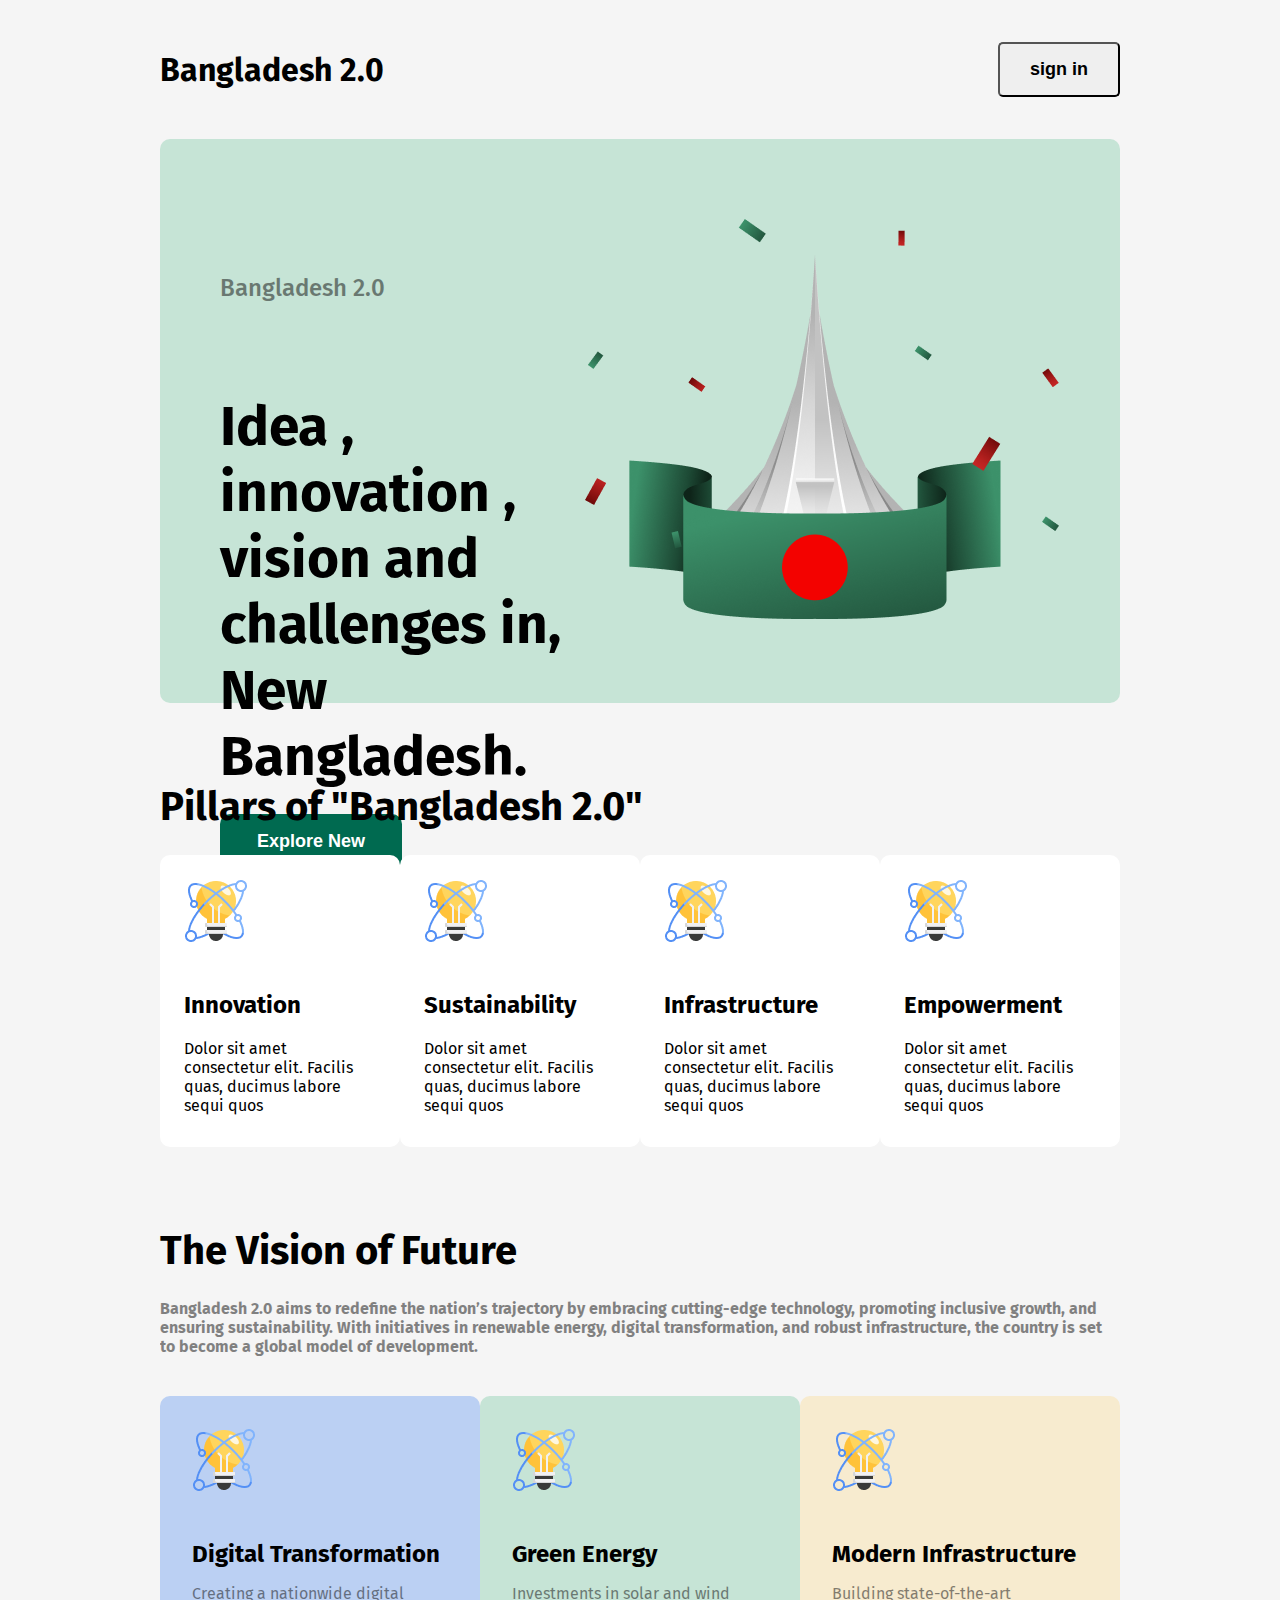
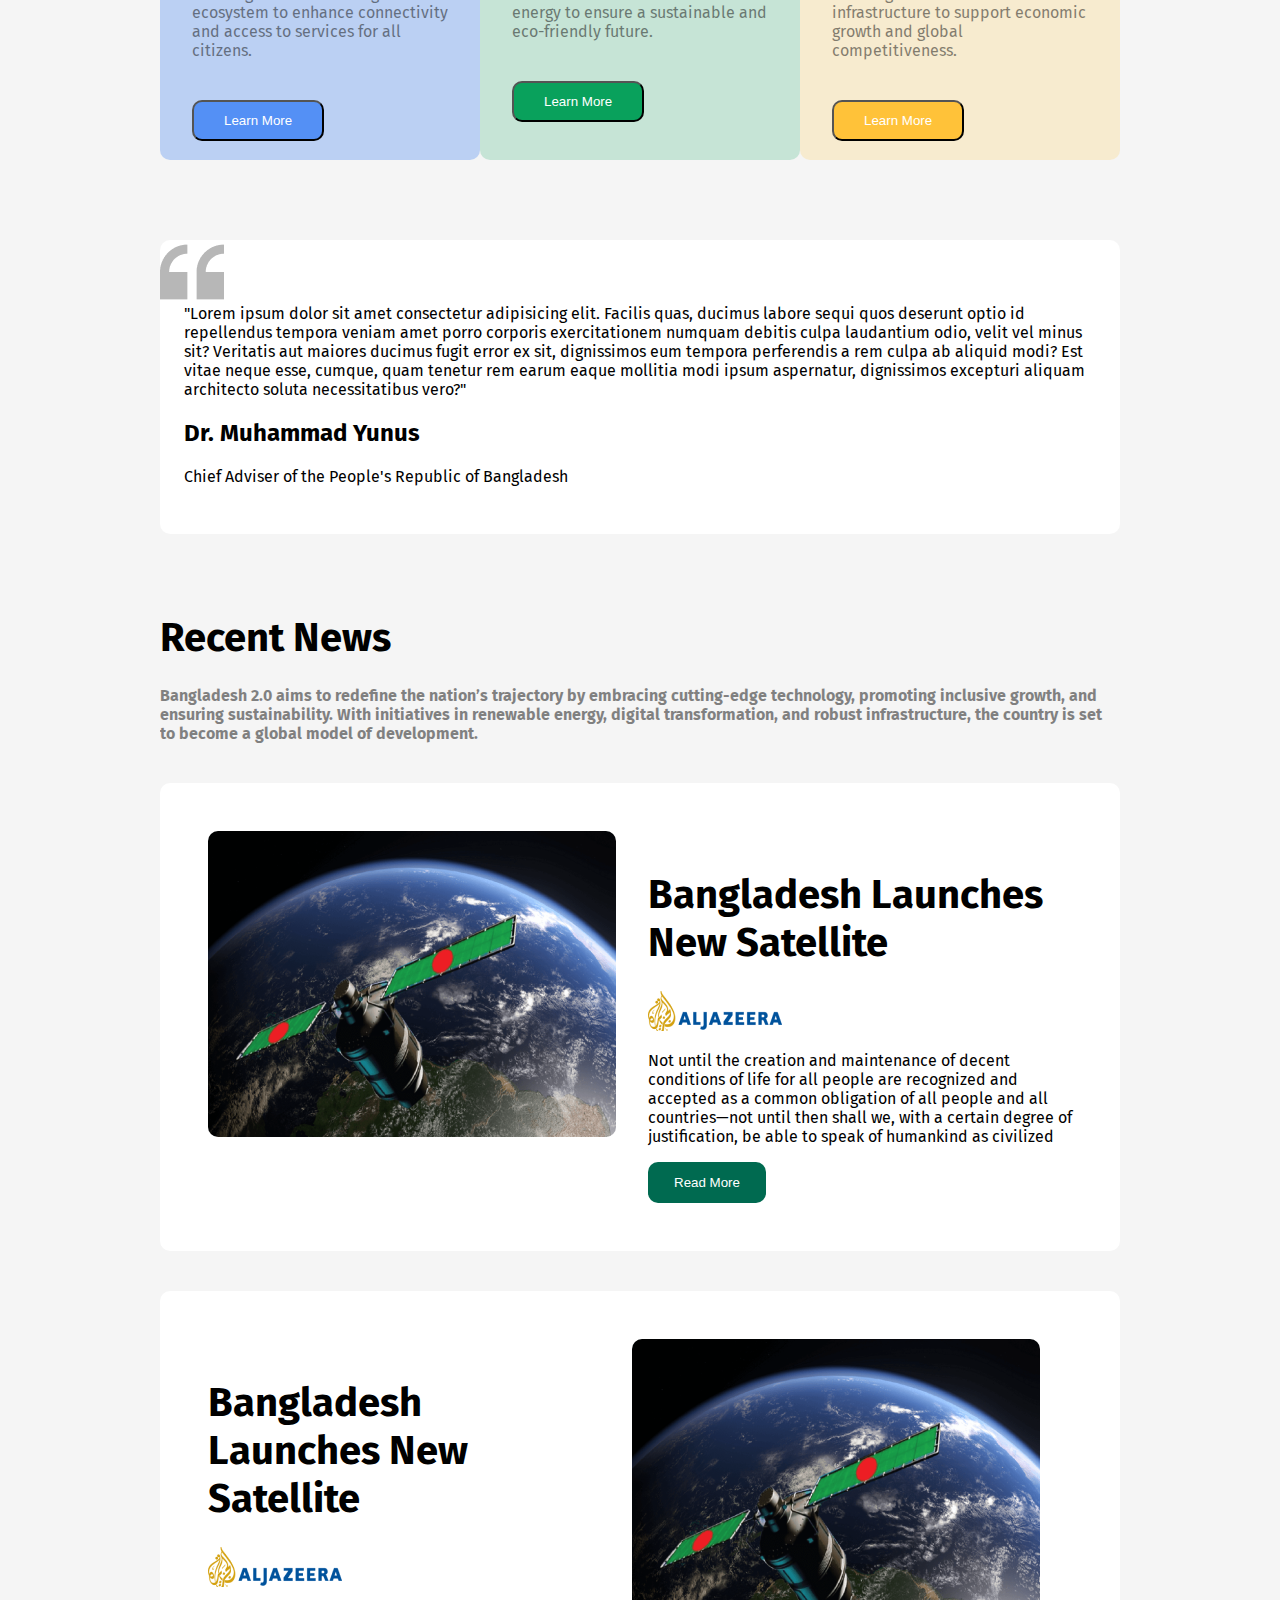
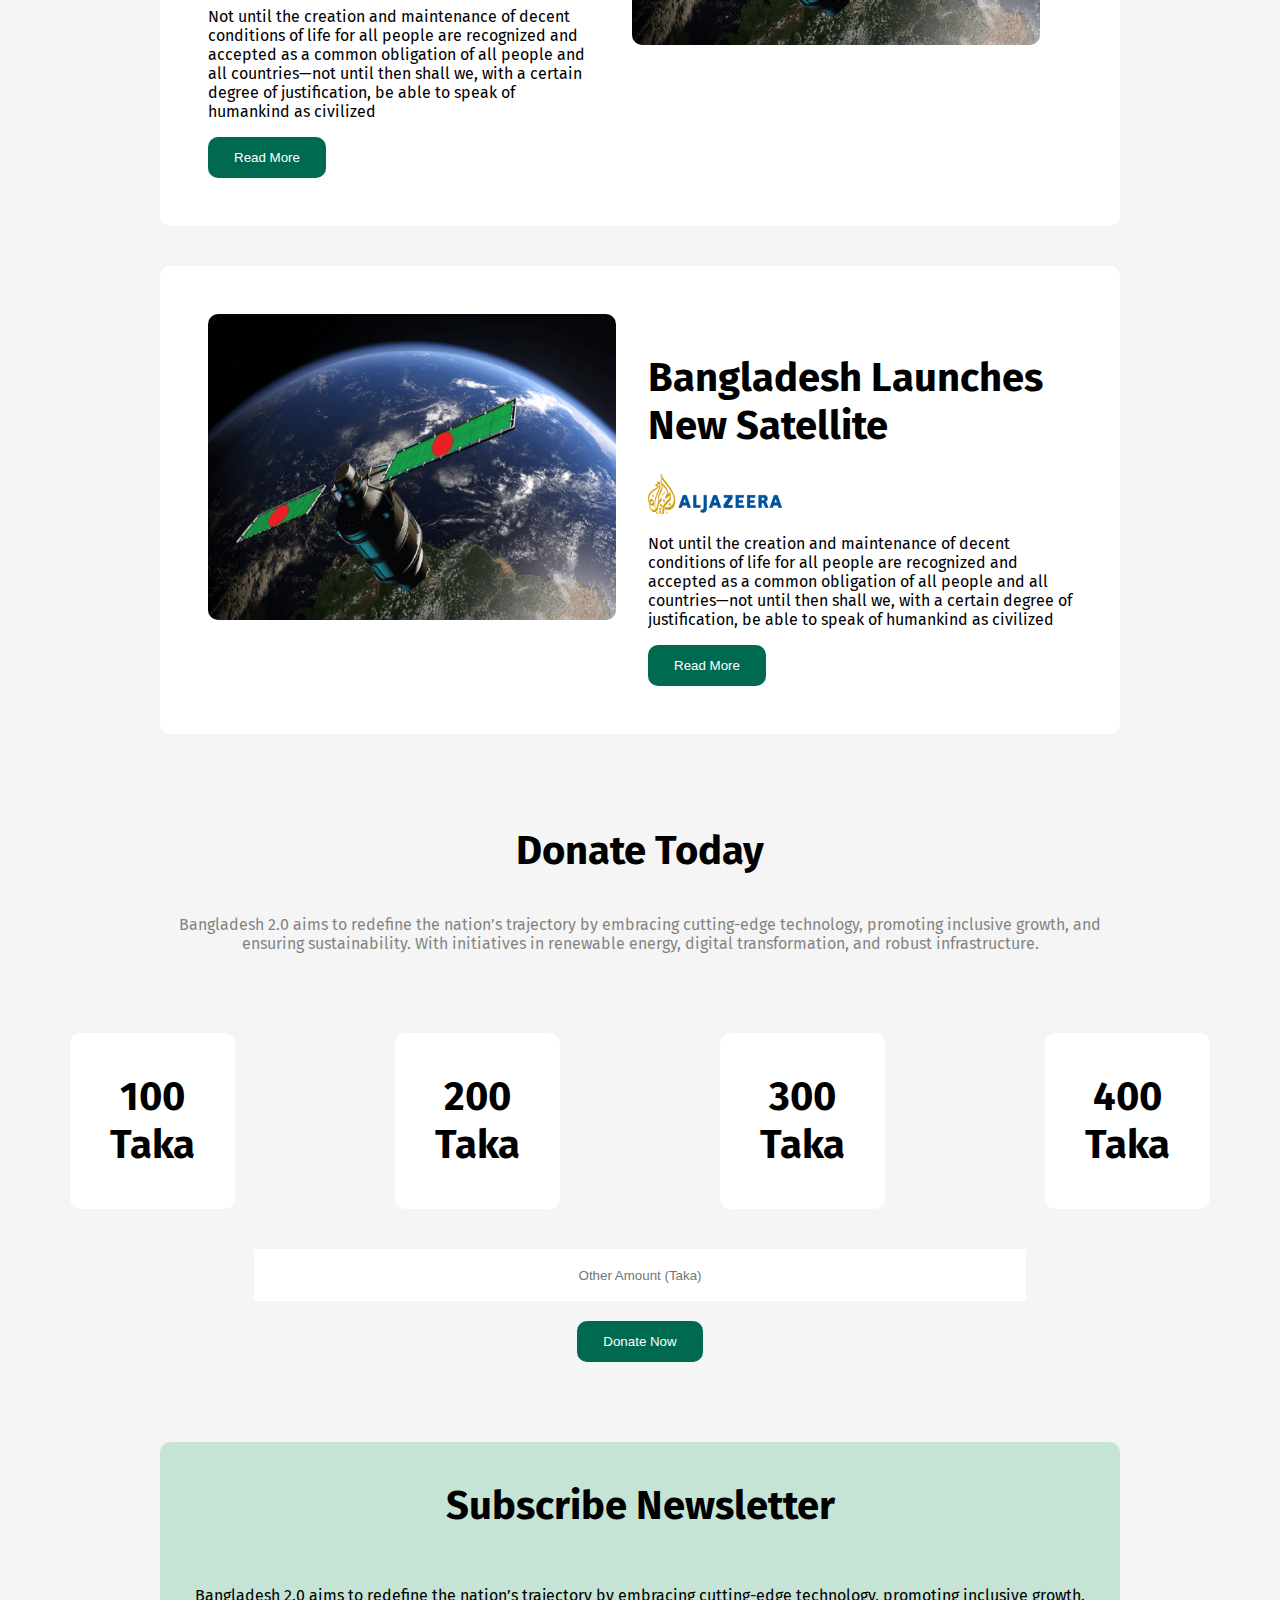
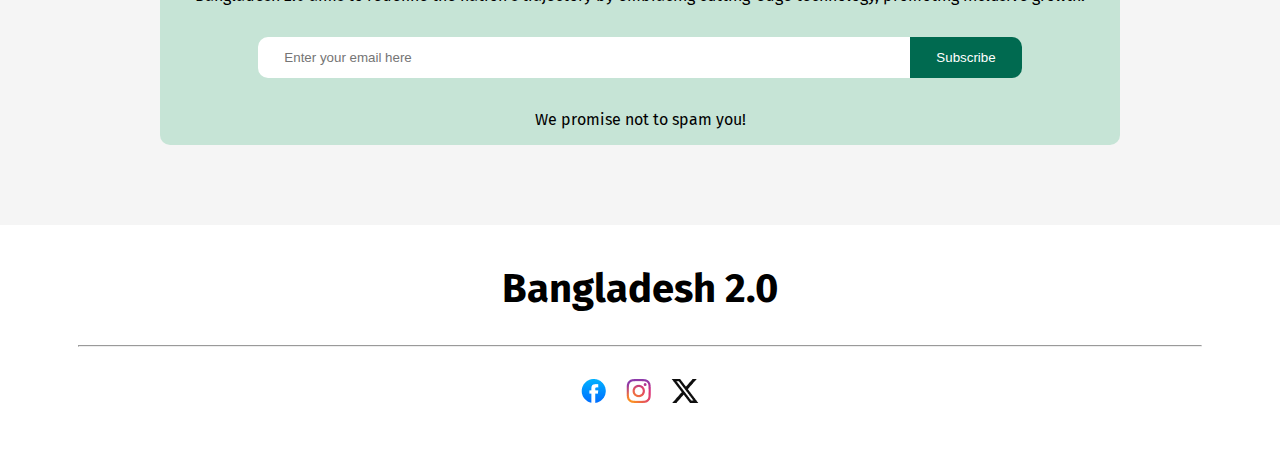
<file: p_h_resource/assignment/B11A1--assignment-1/code/index.html>
<!DOCTYPE html>
<html lang="en">

<head>
    <meta charset="UTF-8">
    <meta name="viewport" content="width=device-width, initial-scale=1.0">
    <title>Assignment-1</title>
    <link rel="preconnect" href="https://fonts.googleapis.com">
    <link rel="preconnect" href="https://fonts.gstatic.com" crossorigin>
    <link
        href="https://fonts.googleapis.com/css2?family=Fira+Sans:ital,wght@0,100;0,200;0,300;0,400;0,500;0,600;0,700;0,800;0,900;1,100;1,200;1,300;1,400;1,500;1,600;1,700;1,800;1,900&display=swap"
        rel="stylesheet">
    <link rel="stylesheet" href="style.css">
</head>

<body>
    <header>
        <nav>
            <h2>Bangladesh 2.0</h2>
            <div class="nav-btn">
                <a href="#"> <button>sign in</button> </a>
            </div>
        </nav>
        <div class="banner">
            <div class="banner-text">
                <h1>Bangladesh 2.0</h1>
                <h5>Idea , innovation , <br>
                    vision and challenges in, New Bangladesh.</h5>
                <a href="#"><button class="btn-banner">Explore New Bangladesh</button></a>
            </div>
            <div class="banner-img">
                <img src="../assets/hero.png" alt="">
            </div>
        </div>
    </header>
    <main>
        <section class="piller-section">
            <h3 class="title">Pillars of "Bangladesh 2.0"</h3>
            <div class="pillers-container">
                <div class="pillers">
                    <img src="../assets/card-icon.png" alt="">
                    <h2 class="piller-title">Innovation</h2>
                    <p class="piller-des">Dolor sit amet consectetur elit. Facilis quas, ducimus labore sequi quos </p>
                </div>
                <div class="pillers">
                    <img src="../assets/card-icon.png" alt="">
                    <h2 class="piller-title">Sustainability</h2>
                    <p class="piller-des">Dolor sit amet consectetur elit. Facilis quas, ducimus labore sequi quos </p>
                </div>
                <div class="pillers">
                    <img src="../assets/card-icon.png" alt="">
                    <h2 class="piller-title">Infrastructure</h2>
                    <p class="piller-des">Dolor sit amet consectetur elit. Facilis quas, ducimus labore sequi quos </p>
                </div>
                <div class="pillers">
                    <img src="../assets/card-icon.png" alt="">
                    <h2 class="piller-title">Empowerment</h2>
                    <p class="piller-des">Dolor sit amet consectetur elit. Facilis quas, ducimus labore sequi quos </p>
                </div>
            </div>
        </section>
        <section class="vision-section">
            <h3 class="title">The Vision of Future</h3>
            <h1 class="visions-des">Bangladesh 2.0 aims to redefine the nation’s trajectory by embracing cutting-edge
                technology, promoting inclusive growth, and ensuring sustainability. With initiatives in renewable
                energy, digital transformation, and robust infrastructure, the country is set to become a global model
                of development.</h1>
            <div class="vision-container">
                <div class="visions v11">
                    <img src="../assets/card-icon.png" alt="">
                    <h2 class="visions-title">Digital Transformation</h2>
                    <p class="visions-des">Creating a nationwide digital ecosystem to enhance connectivity and access to
                        services for all citizens.</p>
                    <a href="#"><button class="btn-v">Learn More</button></a>
                </div>
                <div class="visions v22">
                    <img src="../assets/card-icon.png" alt="">
                    <h2 class="visions-title">Green Energy</h2>
                    <p class="visions-des">Investments in solar and wind energy to ensure a sustainable and eco-friendly
                        future.</p>
                    <a href="#"><button class="btn-v">Learn More</button></a>
                </div>
                <div class="visions v33">
                    <img src="../assets/card-icon.png" alt="">
                    <h2 class="visions-title">Modern Infrastructure</h2>
                    <p class="visions-des">Building state-of-the-art infrastructure to support economic growth and
                        global
                        competitiveness.</p>
                    <a href="#"><button class="btn-v">Learn More</button></a>
                </div>
            </div>
        </section>
        <section class="quote-section">
            <div class="quote-container">
                <p class="quote">"Lorem ipsum dolor sit amet consectetur adipisicing elit. Facilis quas, ducimus labore
                    sequi quos deserunt optio id repellendus tempora veniam amet porro corporis exercitationem numquam
                    debitis culpa laudantium odio, velit vel minus sit? Veritatis aut maiores ducimus fugit error ex
                    sit,
                    dignissimos eum tempora perferendis a rem culpa ab aliquid modi? Est vitae neque esse, cumque, quam
                    tenetur rem earum eaque mollitia modi ipsum aspernatur, dignissimos excepturi aliquam architecto
                    soluta
                    necessitatibus vero?"
                </p>
                <h2 class="quoter-name">Dr. Muhammad Yunus</h2>
                <quoter-des>Chief Adviser of the People's Republic of Bangladesh</quoter-des>
            </div>
        </section>
        <section class="opinion">
            <h4 class="title"></h4>
        </section>
        <section class="newss">
            <div class="title-container">
                <h4 class="title">Recent News</h4>
                <h2 class="visions-des">Bangladesh 2.0 aims to redefine the nation’s trajectory by embracing
                    cutting-edge
                    technology, promoting inclusive growth, and ensuring sustainability. With initiatives in renewable
                    energy, digital transformation, and robust infrastructure, the country is set to become a global
                    model of development.</h2>
            </div>
            <div class="news-container">
                <div class="news">
                    <div class="news_img"> <img src="../assets/satelite.png" alt=""></div>
                    <div class="news-des">
                        <h3 class="title">Bangladesh Launches New Satellite</h3>
                        <img src="../assets/al-jazeera.png" alt="" class="channel-name">
                        <p class="news-des">Not until the creation and maintenance of decent conditions of life for all
                            people are recognized and accepted as a common obligation of all people and all
                            countries—not until then shall we,
                            with a certain degree of justification, be able to speak of humankind as civilized</p>
                        <a href="#"><button>Read More</button></a>
                    </div>
                </div>

                <div class="news">
                    <div class="news-des">
                        <h3 class="title">Bangladesh Launches New Satellite</h3>
                        <img src="../assets/al-jazeera.png" alt="" class="channel-name">
                        <p class="news-des">Not until the creation and maintenance of decent conditions of life for all
                            people are recognized and accepted as a common obligation of all people and all
                            countries—not until then shall we,
                            with a certain degree of justification, be able to speak of humankind as civilized</p>
                        <a href="#"><button>Read More</button></a>
                    </div>
                    <div class="news_img img2"> <img src="../assets/satelite.png" alt=""></div>
                </div>
                <div class="news">
                    <div class="news_img"> <img src="../assets/satelite.png" alt=""></div>
                    <div class="news-des">
                        <h3 class="title">Bangladesh Launches New Satellite</h3>
                        <img src="../assets/al-jazeera.png" alt="" class="channel-name">
                        <p class="news-des">Not until the creation and maintenance of decent conditions of life for all
                            people are recognized and accepted as a common obligation of all people and all
                            countries—not until then shall we,
                            with a certain degree of justification, be able to speak of humankind as civilized</p>
                        <a href="#"><button>Read More</button></a>
                    </div>
                </div>
            </div>
        </section>
        <section class="donate-section">
            <h4 class="title">Donate Today</h4>
            <p class="visions-des">Bangladesh 2.0 aims to redefine the nation’s trajectory by embracing cutting-edge
                technology, promoting inclusive growth, and ensuring sustainability. With initiatives in renewable
                energy, digital transformation, and robust infrastructure.</p>
            <div class="money-container">
                <div class="taka">
                    <h3>100 Taka</h3>
                </div>
                <div class="taka">
                    <h3>200 Taka</h3>
                </div>
                <div class="taka">
                    <h3>300 Taka</h3>
                </div>
                <div class="taka">
                    <h3>400 Taka</h3>
                </div>
            </div>
            <input type="text" class="amount" placeholder="Other Amount (Taka)">
            <button>Donate Now</button>
        </section>
    </main>
    <footer>
        <section class="subscribe-section">
            <h3 class="title">Subscribe Newsletter</h3>
            <p class="vision-des">Bangladesh 2.0 aims to redefine the nation’s trajectory by embracing cutting-edge technology, promoting inclusive growth.</p>
            <div class="subs-input">
                <input type="text" placeholder="Enter your email here">
                <button class="subs-btn">Subscribe</button>
            </div>
            <p class="vision-des">We promise not to spam you!</p>
        </section>
        <section class="footer-section">
            <h3 class="title">Bangladesh 2.0</h3>
            <hr>
            <div class="logos">
                 <img src="../assets/facebook.png" alt="">
                <img src="../assets/instagram.png" alt="">
                <img src="../assets/x.png" alt="">
            </div>
        </section>
    </footer>

</body>

</html>
</file>
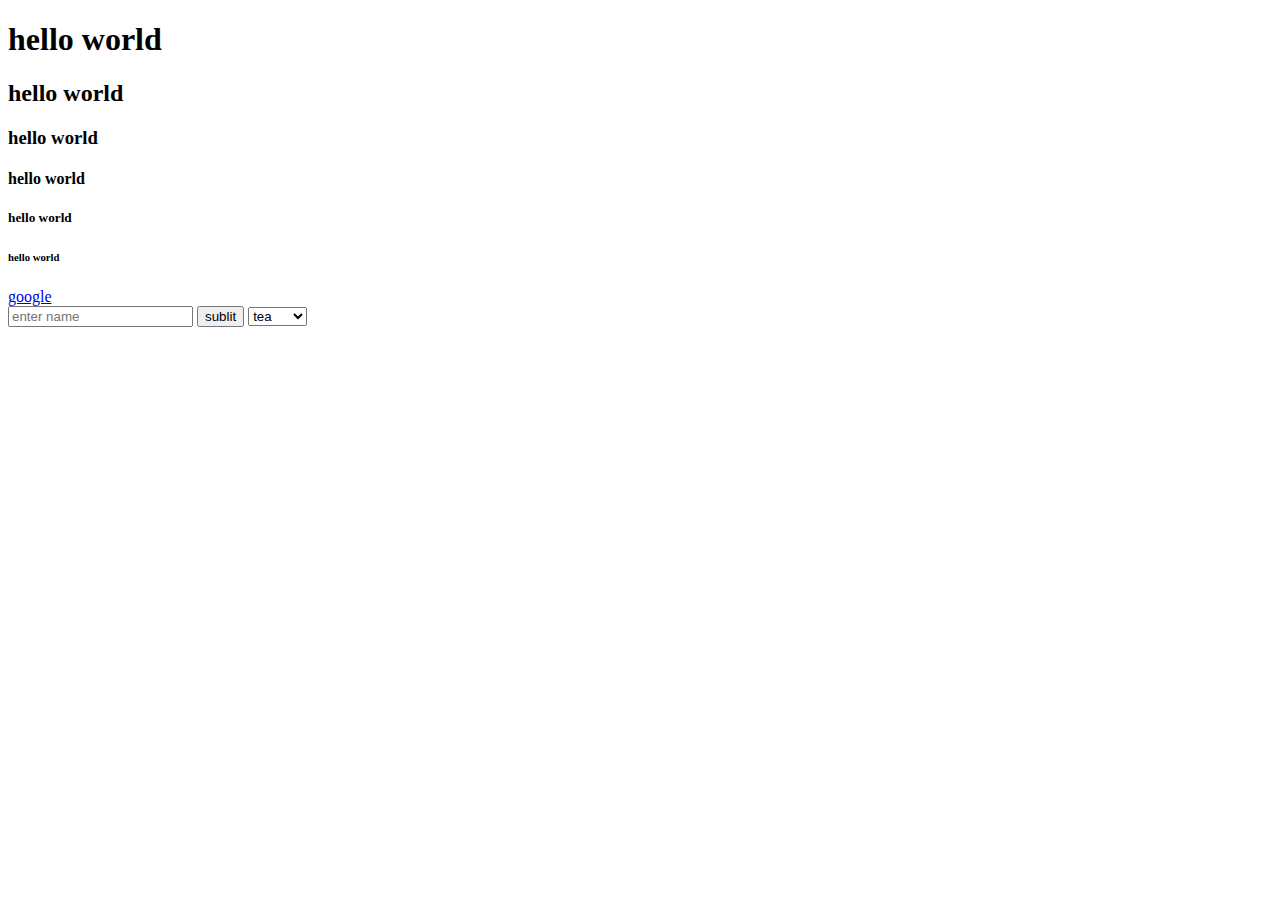
<file: first.html>
<!DOCTYPE html>
<html lang="en">
<head>
    <meta charset="UTF-8">
    <meta name="viewport" content="width=device-width, initial-scale=1.0">
    
</head>
<body>
    <h1>hello world</h1>
    <h2>hello world</h2>
    <h3>hello world</h3>
    <h4>hello world</h4>
    <h5>hello world</h5>
    <h6>hello world</h6>
</body>
<a href="www.google.com">google</a>
<form action="">
<input type="text" placeholder="enter name" name="" id="">

<input type="submit" value="sublit">
<select name="" id="">
    <option value="tea">tea</option>
    <option value="coffee">coffee</option>
</select>
</form>
</html>
</file>
<file: p_h_resource/assignment/B11A1--assignment-1/code/style.css>
body {
    margin: 0;
    padding: 0;
    font-family: "Fira Sans", serif;
    font-style: normal;
    background-color: #F5F5F5;
}

.title {
    font-size: 40px;
    font-weight: 700;
    margin-bottom: 24px;
}

/* nav style */
nav {
    display: flex;
    justify-content: space-between;
    margin: 24px 160px;
    align-items: center;
}

nav h2 {
    font-size: 32px;
    font-weight: 700;
}

nav button {
    padding: 15px 30px;
    border-radius: 5px;
    font-weight: 600;
    font-size: 18px;
}

nav button:hover {
    background-color: #006A50;
    color: white;
}

/* banner style */
.banner {
    display: flex;
    justify-content: space-between;
    margin: 23px 160px;
    background-color: #C6E4D6;
    border-radius: 10px;
    padding: 80px 60px;
    align-items: center;
    margin-bottom: 80px;
}

.banner-text {
    height: 326px;
    width: 622px;
}

.banner-text h1 {
    font-size: 24px;
    font-weight: 500;
    color: #0E0E0E;
    opacity: 50%;
    margin-bottom: 16px;
}

.banner-text h5 {
    font-size: 55px;
    font-weight: 700;
    margin-bottom: 24px;
}

.btn-banner {
    background-color: #006A50;
    color: white;
    padding: 17px 34px;
    font-size: 18px;
    font-weight: 600;
    height: 56px;
    width: 50%;
    border-radius: 10px;
    border: none;
}

.btn-banner:hover {
    color: #C6E4D6;
    ;
}

.pillers-title {
    font-size: 40px;
    margin-bottom: 32px;
}

main {
    margin-left: 160px;
    margin-right: 160px;
}

/* piller style */
.piller-section {
    margin-bottom: 80px;
}

.pillers-container {
    display: flex;
    align-items: center;
    justify-content: space-around;

}

.pillers {
    width: 302px;
    height: 244px;
    background-color: #ffffff;
    border-radius: 10px;
    padding: 24px 24px;
}


.pillers img {
    margin-bottom: 24px;
}

piller-des {
    font-size: 20px;
}

/* vision style */

.visions {
    height: 300px;
    width: 410px;
}

.vision-section {
    margin-bottom: 80px;
}

.visions-des {
    font-size: 16px;
    color: #0E0E0E;
    opacity: 50%;
    margin-bottom: 40px;
}

.vision-container {
    display: flex;
    align-items: center;
    justify-content: space-around;
}

.visions {
    padding: 32px;
    border-radius: 10px;
}

.visions img {
    margin-bottom: 24px;
}

.visions-title {
    margin-bottom: 12px;
}

vision-des {
    margin-bottom: 24px;
}

.v11 {
    background-color: #bbd0f3;
}

.v22 {
    background-color: #C6E4D6;
}

.v33 {
    background-color: #F7EBCF;
}

.btn-v {
    padding: 11px 30px;
    border-radius: 10px;
}

.v11 .btn-v {
    background-color: #5490F5;
    color: white;
}

.v22 .btn-v {
    background-color: #09A15C;
    color: white;
}

.v33 .btn-v {
    background-color: #FFC239;
    color: white;
}

/* quote style */
.quote-section {
    background-color: white;
    border-radius: 10px;
    background-image: url('../assets/quote-bg.png');
    background-repeat: no-repeat;
    padding: 48px 24px;

}

.opinion {
    margin-bottom: 80px;
}

.news-container {
    align-items: center;
}

.news {
    display: flex;
    justify-content: space-between;
    margin-bottom: 40px;
    background-color: white;
    padding: 48px 48px;
    border-radius: 10px;

}

.news_img img {
    border-radius: 10px;
    margin-right: 32px;
}

.newss button {
    padding: 13px 26px;
    background-color: #006A50;
    color: white;
    border-radius: 10px;
    border: none;
}

.img2 {
    margin-left: 32px;
    margin-right: 0;
}

.donate-section {
    text-align: center;
    display: flex;
    flex-direction: column;
    align-items: center;
    margin-bottom: 80px;
}

.money-container {
    display: flex;
    justify-content: space-around;
    gap: 160px;
}

.amount {
    display: block;
    height: 50px;
    width: 80%;
    text-align: center;
    margin-bottom: 20px;
    border: none;
}

.taka h3 {
    text-align: center;
    font-size: 40px;
    padding: 40px;
    background-color: #ffffff;
    border-radius: 5px;
    border-radius: 10px;
}

.taka h3:hover {
    background-color: #C6E4D6;
}

.donate-section button {
    padding: 13px 26px;
    background-color: #006A50;
    color: white;
    border-radius: 10px;
    border: none;
}

.subscribe-section{
    margin-left: 160px;
    margin-right: 160px;
    display: flex;
    flex-direction: column;
    text-align: center;
    align-items: center;
    justify-content: center;
    gap: 16px;
    background-color: #C6E4D6;
    border-radius: 10px;
    margin-bottom: 80px;
}
.subs-input {
    display: flex;
    align-items: center;
    justify-content: center;
}
.subs-btn{
    padding: 13px 26px;
    background-color: #006A50;
    color: white;
    border-top-right-radius: 10px;
    border-bottom-right-radius: 10px;
    border: none;
    margin: 0;
}
.subs-input input{
    padding: 13px 26px;
    border-top-left-radius: 10px;
    border-bottom-left-radius: 10px;
    border: none;
    width: 600px;
    margin: 0;
}
.footer-section{
    background-color: white;
    display: flex;
    flex-direction: column;
    text-align: center;
}
hr{
    margin-bottom: 32px;
    width: 1122px;
}
.logos{
    display: flex;
    justify-content: center;
    gap: 20px;
    margin-bottom: 50px ;
}
</file>
